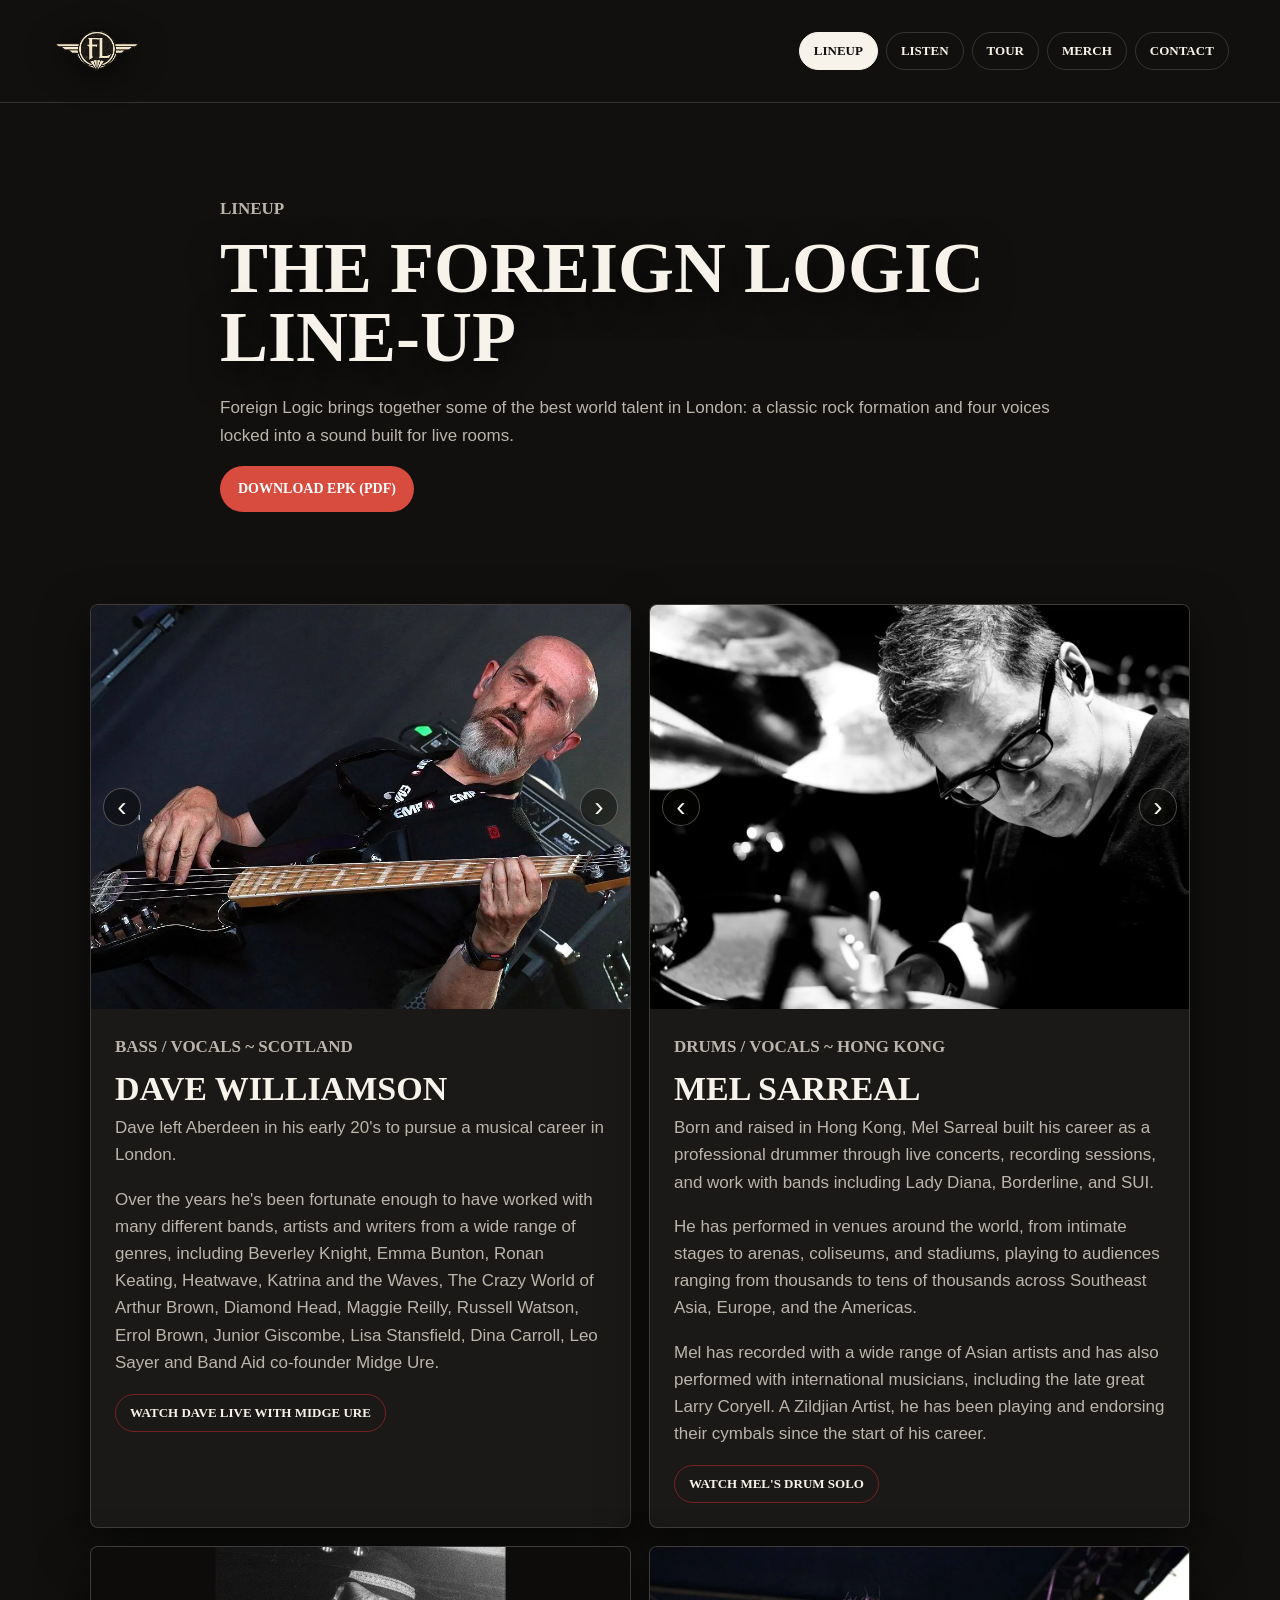
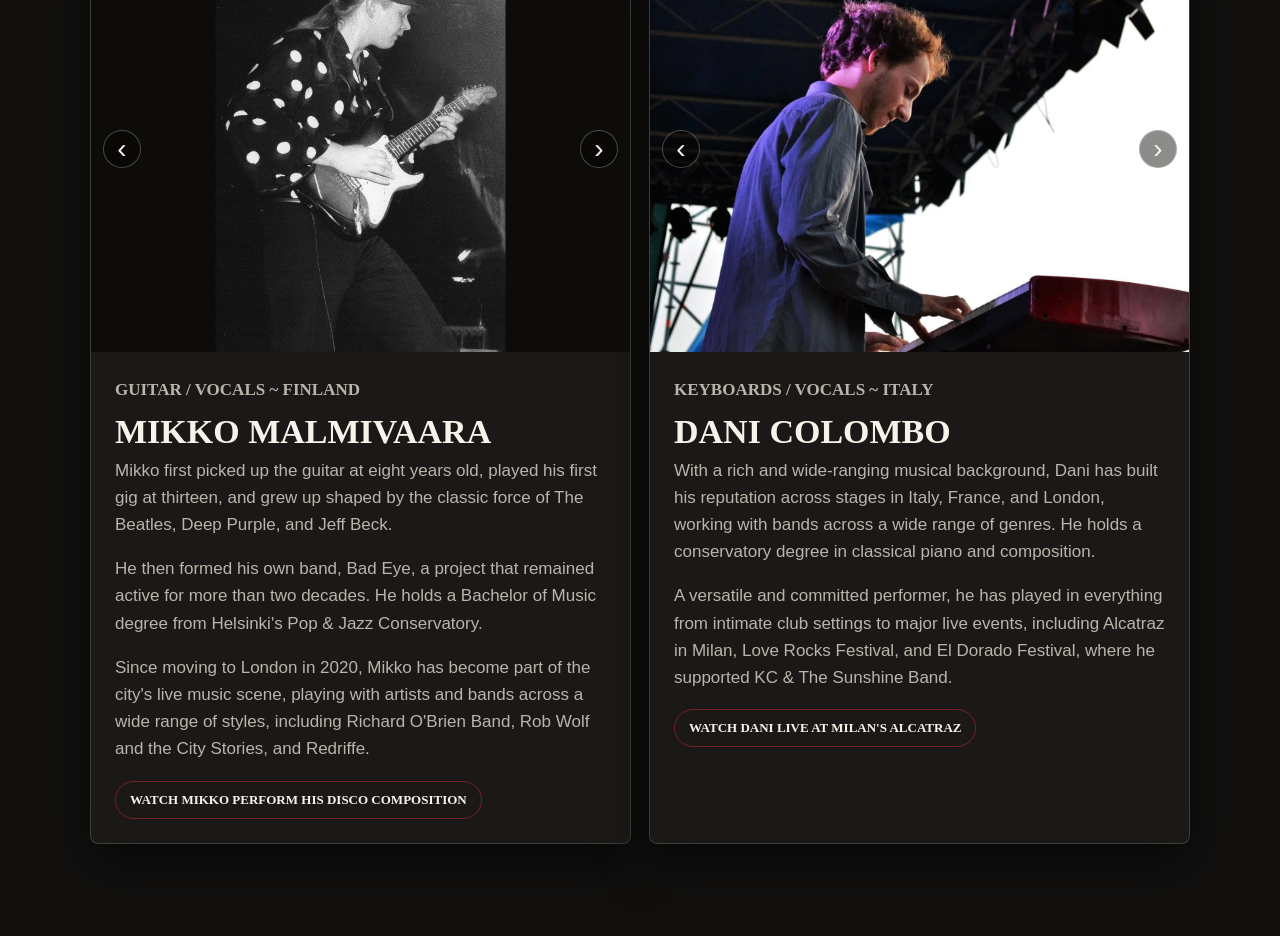
<file: band.html>
<!doctype html>
<html lang="en">
  <head>
    <meta charset="utf-8">
    <meta http-equiv="Cache-Control" content="no-cache, no-store, must-revalidate">
    <meta http-equiv="Pragma" content="no-cache">
    <meta http-equiv="Expires" content="0">
    <meta name="referrer" content="strict-origin-when-cross-origin">
    <meta name="viewport" content="width=device-width, initial-scale=1">
    <title>Lineup | Foreign Logic</title>
    <link rel="icon" href="assets/favicon/favicon.ico?v=20260704-tour1" sizes="any">
    <link rel="icon" type="image/png" href="assets/favicon/favicon-32x32.png?v=20260704-tour1" sizes="32x32">
    <link rel="apple-touch-icon" href="assets/favicon/apple-touch-icon.png?v=20260704-tour1">
    <link rel="manifest" href="assets/favicon/site.webmanifest?v=20260704-tour1">
    <link rel="stylesheet" href="styles.css?v=20261001-tour2">
  </head>
  <body>
    <!-- Shared navigation keeps the small static site feeling like one product. -->
    <header class="site-header solid" aria-label="Primary">
      <a class="brand-mark" href="index.html?v=20260704-tour1" aria-label="Foreign Logic home">
        <img src="assets/logo/foreign_logic_FL_round_clean_transparent.png" alt="Foreign Logic FL logo">
      </a>
      <nav class="nav-links" aria-label="Main navigation">
        <a class="active" href="band.html?v=20260704-tour1">Lineup</a>
        <a href="music.html?v=20260704-tour1">Listen</a>
        <a href="tour.html?v=20261001-tour2">Tour</a>
        <a href="merch.html?v=20260704-tour1">Merch</a>
        <a href="contact.html?v=20260704-tour1">Contact</a>
      </nav>
    </header>

    <main>
      <!-- Page intro gives context before the individual biographies. -->
      <section class="page-hero narrow">
        <p class="eyebrow">Lineup</p>
        <h1>The Foreign Logic line-up</h1>
        <p>Foreign Logic brings together some of the best world talent in London: a classic rock formation and four voices locked into a sound built for live rooms.</p>
        <!-- Give promoters a direct path to the band's booking materials. -->
        <a class="button button-primary" href="assets/press/foreign-logic-epk.pdf?v=20261017-epk1" download="Foreign_Logic_EPK.pdf">Download EPK (PDF)</a>
      </section>

      <section class="member-grid" aria-label="Band members">
        <article class="member-card">
          <div class="member-photo-slider" data-member-slider>
            <img class="member-photo-slide is-active" src="assets/optimized/photos/DaveRockOfAges2018edit_3.webp" alt="Dave Williamson performing live" aria-hidden="false">
            <img class="member-photo-slide" src="assets/optimized/photos/DSC_0284.webp" alt="Dave Williamson playing bass" aria-hidden="true">
            <button class="member-photo-button member-photo-button-prev" type="button" data-slide-direction="-1" aria-label="Previous Dave photo">&lsaquo;</button>
            <button class="member-photo-button member-photo-button-next" type="button" data-slide-direction="1" aria-label="Next Dave photo">&rsaquo;</button>
          </div>
          <div>
            <p class="role">Bass / Vocals ~ Scotland</p>
            <h2>Dave Williamson</h2>
            <p>Dave left Aberdeen in his early 20's to pursue a musical career in London.</p>
            <p>Over the years he's been fortunate enough to have worked with many different bands, artists and writers from a wide range of genres, including Beverley Knight, Emma Bunton, Ronan Keating, Heatwave, Katrina and the Waves, The Crazy World of Arthur Brown, Diamond Head, Maggie Reilly, Russell Watson, Errol Brown, Junior Giscombe, Lisa Stansfield, Dina Carroll, Leo Sayer and Band Aid co-founder Midge Ure.</p>
            <details class="member-video">
              <summary>Watch Dave live with Midge Ure</summary>
              <iframe src="https://www.youtube.com/embed/XvVK_75TcnQ?start=16&rel=0" title="Dave Williamson live with Midge Ure" allow="accelerometer; autoplay; clipboard-write; encrypted-media; gyroscope; picture-in-picture; web-share" referrerpolicy="strict-origin-when-cross-origin" allowfullscreen></iframe>
            </details>
          </div>
        </article>

        <article class="member-card">
          <div class="member-photo-slider" data-member-slider>
            <img class="member-photo-slide is-active" src="assets/optimized/photos/Mel%20Sarreal%20copy.webp" alt="Mel Sarreal" aria-hidden="false">
            <img class="member-photo-slide" src="assets/optimized/photos/DSC_0203.webp" alt="Mel Sarreal playing drums" aria-hidden="true">
            <button class="member-photo-button member-photo-button-prev" type="button" data-slide-direction="-1" aria-label="Previous Mel photo">&lsaquo;</button>
            <button class="member-photo-button member-photo-button-next" type="button" data-slide-direction="1" aria-label="Next Mel photo">&rsaquo;</button>
          </div>
          <div>
            <p class="role">Drums / Vocals ~ Hong Kong</p>
            <h2>Mel Sarreal</h2>
            <p>Born and raised in Hong Kong, Mel Sarreal built his career as a professional drummer through live concerts, recording sessions, and work with bands including Lady Diana, Borderline, and SUI.</p>
            <p>He has performed in venues around the world, from intimate stages to arenas, coliseums, and stadiums, playing to audiences ranging from thousands to tens of thousands across Southeast Asia, Europe, and the Americas.</p>
            <p>Mel has recorded with a wide range of Asian artists and has also performed with international musicians, including the late great Larry Coryell. A Zildjian Artist, he has been playing and endorsing their cymbals since the start of his career.</p>
            <details class="member-video">
              <summary>Watch Mel's drum solo</summary>
              <iframe src="https://www.youtube.com/embed/Er2M2x-ntKs?start=748&rel=0" title="Mel Sarreal drum solo" allow="accelerometer; autoplay; clipboard-write; encrypted-media; gyroscope; picture-in-picture; web-share" referrerpolicy="strict-origin-when-cross-origin" allowfullscreen></iframe>
            </details>
          </div>
        </article>

        <article class="member-card">
          <div class="member-photo-slider" data-member-slider>
            <img class="member-photo-slide member-photo-slide-contain member-photo-slide-mikko-portrait is-active" src="assets/optimized/photos/mikko%203.webp" alt="Mikko Malmivaara performing live" aria-hidden="false">
            <img class="member-photo-slide" src="assets/optimized/photos/DSC_0222.webp" alt="Mikko Malmivaara playing guitar" aria-hidden="true">
            <img class="member-photo-slide member-photo-slide-contain member-photo-slide-mikko-portrait" src="assets/optimized/photos/Mikko%20GTR%20Smile.webp" alt="Mikko Malmivaara smiling with guitar" aria-hidden="true">
            <button class="member-photo-button member-photo-button-prev" type="button" data-slide-direction="-1" aria-label="Previous Mikko photo">&lsaquo;</button>
            <button class="member-photo-button member-photo-button-next" type="button" data-slide-direction="1" aria-label="Next Mikko photo">&rsaquo;</button>
          </div>
          <div>
            <p class="role">Guitar / Vocals ~ Finland</p>
            <h2>Mikko Malmivaara</h2>
            <p>Mikko first picked up the guitar at eight years old, played his first gig at thirteen, and grew up shaped by the classic force of The Beatles, Deep Purple, and Jeff Beck.</p>
            <p>He then formed his own band, Bad Eye, a project that remained active for more than two decades. He holds a Bachelor of Music degree from Helsinki's Pop &amp; Jazz Conservatory.</p>
            <p>Since moving to London in 2020, Mikko has become part of the city's live music scene, playing with artists and bands across a wide range of styles, including Richard O'Brien Band, Rob Wolf and the City Stories, and Redriffe.</p>
            <details class="member-video">
              <summary>Watch Mikko perform his disco composition</summary>
              <iframe src="https://www.youtube.com/embed/lZ0Qz0Rdnnk?start=162&rel=0" title="Mikko Malmivaara disco composition" allow="accelerometer; autoplay; clipboard-write; encrypted-media; gyroscope; picture-in-picture; web-share" referrerpolicy="strict-origin-when-cross-origin" allowfullscreen></iframe>
            </details>
          </div>
        </article>

        <article class="member-card">
          <div class="member-photo-slider" data-member-slider>
            <img class="member-photo-slide is-active" src="assets/optimized/photos/dani_live_cropped.webp" alt="Dani Colombo performing live" aria-hidden="false">
            <img class="member-photo-slide" src="assets/optimized/photos/DSC_0182-2.webp" alt="Dani Colombo playing keyboards" aria-hidden="true">
            <img class="member-photo-slide member-photo-slide-contain member-photo-slide-dani-colour" src="assets/optimized/photos/Dani_colour.webp" alt="Dani Colombo performing live in colour" aria-hidden="true">
            <button class="member-photo-button member-photo-button-prev" type="button" data-slide-direction="-1" aria-label="Previous Dani photo">&lsaquo;</button>
            <button class="member-photo-button member-photo-button-next" type="button" data-slide-direction="1" aria-label="Next Dani photo">&rsaquo;</button>
          </div>
          <div>
            <p class="role">Keyboards / Vocals ~ Italy</p>
            <h2>Dani Colombo</h2>
            <p>With a rich and wide-ranging musical background, Dani has built his reputation across stages in Italy, France, and London, working with bands across a wide range of genres. He holds a conservatory degree in classical piano and composition.</p>
            <p>A versatile and committed performer, he has played in everything from intimate club settings to major live events, including Alcatraz in Milan, Love Rocks Festival, and El Dorado Festival, where he supported KC &amp; The Sunshine Band.</p>
            <details class="member-video">
              <summary>Watch Dani live at Milan's Alcatraz</summary>
              <iframe src="https://www.youtube.com/embed/TCVXdsFVEKw?start=34&rel=0" title="Dani Colombo performance at Milan's Alcatraz" allow="accelerometer; autoplay; clipboard-write; encrypted-media; gyroscope; picture-in-picture; web-share" referrerpolicy="strict-origin-when-cross-origin" allowfullscreen></iframe>
            </details>
          </div>
        </article>
      </section>
    </main>
    <script src="site-navigation.js?v=20260704-tour1"></script>
    <script>
      // Keeps optional member photo sliders self-contained without changing card layout.
      document.querySelectorAll("[data-member-slider]").forEach((slider) => {
        const slides = Array.from(slider.querySelectorAll(".member-photo-slide"));
        const buttons = Array.from(slider.querySelectorAll("[data-slide-direction]"));
        let currentIndex = 0;

        const showSlide = (nextIndex) => {
          currentIndex = (nextIndex + slides.length) % slides.length;
          slides.forEach((slide, index) => {
            const isActive = index === currentIndex;
            slide.classList.toggle("is-active", isActive);
            slide.setAttribute("aria-hidden", String(!isActive));
          });
        };

        buttons.forEach((button) => {
          button.addEventListener("click", () => {
            showSlide(currentIndex + Number(button.dataset.slideDirection));
          });
        });
      });
    </script>
  </body>
</html>
</file>
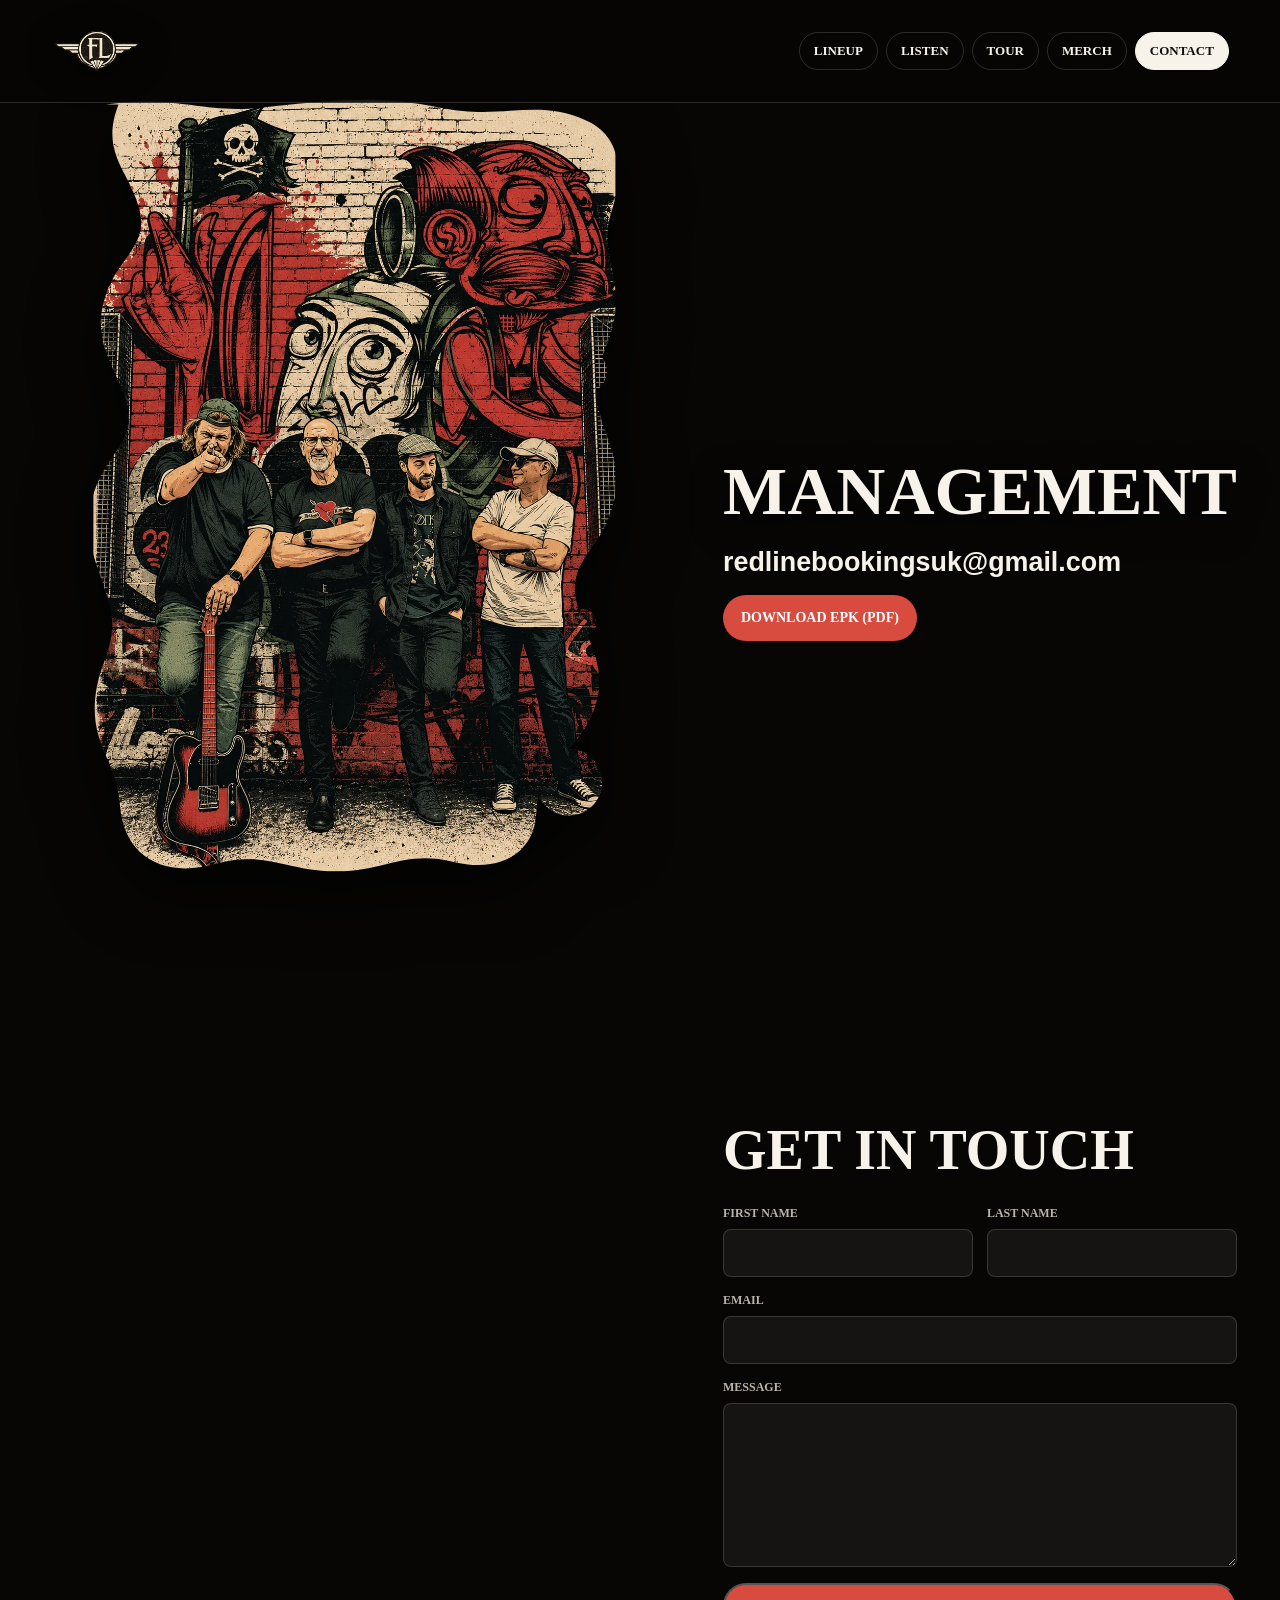
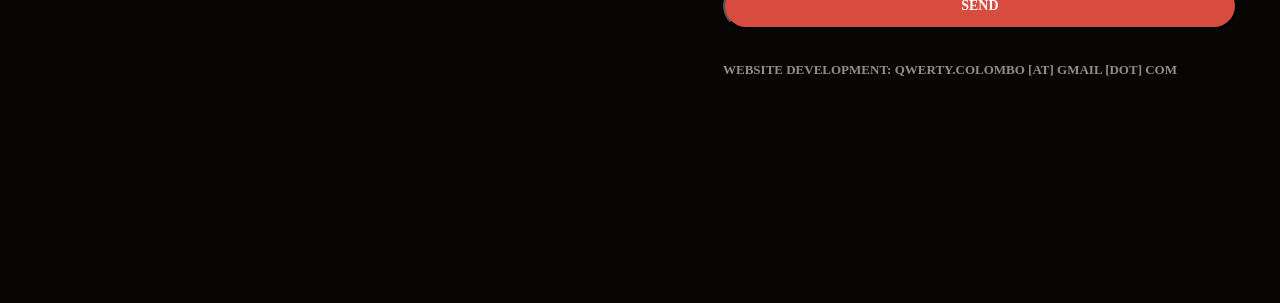
<file: contact.html>
<!doctype html>
<html lang="en">
  <head>
    <meta charset="utf-8">
    <meta http-equiv="Cache-Control" content="no-cache, no-store, must-revalidate">
    <meta http-equiv="Pragma" content="no-cache">
    <meta http-equiv="Expires" content="0">
    <meta name="viewport" content="width=device-width, initial-scale=1">
    <title>Contact | Foreign Logic</title>
    <link rel="icon" href="assets/favicon/favicon.ico?v=20260704-tour1" sizes="any">
    <link rel="icon" type="image/png" href="assets/favicon/favicon-32x32.png?v=20260704-tour1" sizes="32x32">
    <link rel="apple-touch-icon" href="assets/favicon/apple-touch-icon.png?v=20260704-tour1">
    <link rel="manifest" href="assets/favicon/site.webmanifest?v=20260704-tour1">
    <link rel="stylesheet" href="styles.css?v=20261017-epk-spacing1">
  </head>
  <body class="contact-page">
    <!-- Contact page uses the punk-rock artwork as the main visual anchor. -->
    <header class="site-header solid" aria-label="Primary">
      <a class="brand-mark" href="index.html?v=20260704-tour1" aria-label="Foreign Logic home">
        <img src="assets/logo/foreign_logic_FL_round_clean_transparent.png" alt="Foreign Logic FL logo">
      </a>
      <nav class="nav-links" aria-label="Main navigation">
        <a href="band.html?v=20260704-tour1">Lineup</a>
        <a href="music.html?v=20260704-tour1">Listen</a>
        <a href="tour.html?v=20261001-tour2">Tour</a>
        <a href="merch.html?v=20260704-tour1">Merch</a>
        <a class="active" href="contact.html?v=20260704-tour1">Contact</a>
      </nav>
    </header>

    <main>
      <!-- Sticky artwork anchors the page while the contact content scrolls beside it. -->
      <section class="contact-hero">
        <div class="contact-art-frame" data-contact-reveal>
          <svg class="contact-art-mask" viewBox="0 0 1000 1500" role="img" aria-labelledby="contact-art-title">
            <title id="contact-art-title">Foreign Logic punk-rock cartoon artwork</title>
            <defs>
              <clipPath id="contactSplashClip" clipPathUnits="userSpaceOnUse">
                <path d="M24 24c136-20 181 18 297 6 132-14 219-26 344 0 119 25 185-20 282 26 65 31 69 101 45 175-23 71 18 116 8 193-10 75-54 105-32 185 22 79 53 118 20 205-25 67-82 91-61 169 20 76 67 127 26 215-36 78-103 90-104 177-1 81-68 122-159 100-96-23-131 19-227 18-95-1-133-41-230-14-100 28-175-16-182-112-6-82-54-115-48-200 6-82 51-110 25-195-26-84-55-130-23-216 26-70 83-93 56-169-27-76-66-114-36-202 24-70 83-91 62-164-21-73-74-106-39-197z"/>
                <circle cx="126" cy="166" r="34"/>
                <circle cx="900" cy="124" r="22"/>
                <circle cx="942" cy="535" r="42"/>
                <circle cx="94" cy="620" r="28"/>
                <circle cx="911" cy="1322" r="64"/>
                <circle cx="188" cy="1326" r="38"/>
                <circle cx="64" cy="984" r="18"/>
                <circle cx="938" cy="1017" r="26"/>
                <circle cx="329" cy="74" r="19"/>
                <circle cx="687" cy="1444" r="24"/>
              </clipPath>
              <clipPath id="contactRevealClip" clipPathUnits="userSpaceOnUse">
                <rect data-contact-reveal-rect x="0" y="0" width="1000" height="0"/>
              </clipPath>
            </defs>
            <g clip-path="url(#contactSplashClip)">
              <image href="assets/optimized/photos/Punk-rock%20cartoon.webp" x="0" y="0" width="1000" height="1500" preserveAspectRatio="xMidYMid slice"/>
              <g clip-path="url(#contactRevealClip)">
                <image href="assets/optimized/photos/Punk-rock%20cartoon%203.webp" x="-4" y="12" width="1008" height="1508" preserveAspectRatio="xMidYMid slice"/>
              </g>
            </g>
          </svg>
        </div>
        <div class="contact-flow">
          <section class="contact-panel split-copy contact-copy" aria-labelledby="management-title">
            <h1 id="management-title">Management</h1>
            <a class="contact-email" href="mailto:redlinebookingsuk@gmail.com">redlinebookingsuk@gmail.com</a>
            <!-- Keep the booking contact and EPK together for promoters. -->
            <a class="button button-primary contact-epk-link" href="assets/press/foreign-logic-epk.pdf?v=20261017-epk1" download="Foreign_Logic_EPK.pdf">Download EPK (PDF)</a>
          </section>

          <!-- FormSubmit handles messages for the static GitHub Pages site. -->
          <section class="contact-panel contact-form-panel" aria-labelledby="email-title">
            <h2 id="email-title">Get in touch</h2>
            <form class="contact-form" action="https://formsubmit.co/redlinebookingsuk@gmail.com" method="POST">
              <input type="hidden" name="_subject" value="New message from Foreign Logic website">
              <input type="hidden" name="_template" value="table">
              <input type="hidden" name="_captcha" value="false">
              <input type="hidden" name="_next" value="https://foreignlogic.com/contact.html?v=20260704-tour1&sent=1#message-sent">
              <input type="text" name="_honey" tabindex="-1" autocomplete="off" aria-hidden="true">
              <div class="form-row">
                <label>
                  <span>First Name</span>
                  <input name="First Name" type="text" autocomplete="given-name" required>
                </label>
                <label>
                  <span>Last Name</span>
                  <input name="Last Name" type="text" autocomplete="family-name" required>
                </label>
              </div>
              <label>
                <span>Email</span>
                <input name="Email" type="email" autocomplete="email" required>
              </label>
              <label>
                <span>Message</span>
                <textarea name="Message" rows="7" required></textarea>
              </label>
              <button class="button button-primary" type="submit">Send</button>
            </form>
            <p id="message-sent" class="contact-thanks" data-contact-thanks hidden>Thanks for getting in touch. We will answer as soon as possible.</p>
            <p class="website-credit">Website development: qwerty.colombo [at] gmail [dot] com</p>
          </section>
        </div>
      </section>
    </main>
    <script>
      // Keep the art frame fixed while scroll progress reveals the enhanced layer downward.
      const contactReveal = document.querySelector("[data-contact-reveal]");
      const contactSection = document.querySelector(".contact-hero");
      const contactRevealRect = document.querySelector("[data-contact-reveal-rect]");

      function setContactReveal() {
        if (!contactReveal || !contactSection || !contactRevealRect) {
          return;
        }

        const sectionTop = contactSection.getBoundingClientRect().top + window.scrollY;
        const scrollRange = Math.max(contactSection.offsetHeight - window.innerHeight, 1);
        const progress = Math.min(Math.max((window.scrollY - sectionTop) / scrollRange, 0), 1);
        contactRevealRect.setAttribute("height", (progress * 1500).toFixed(1));
      }

      setContactReveal();
      window.addEventListener("scroll", setContactReveal, { passive: true });
      window.addEventListener("resize", setContactReveal);

      if (new URLSearchParams(window.location.search).get("sent") === "1") {
        const thanksMessage = document.querySelector("[data-contact-thanks]");
        if (thanksMessage) {
          thanksMessage.hidden = false;
          requestAnimationFrame(() => {
            thanksMessage.scrollIntoView({ block: "center" });
          });
        }
      }
    </script>
    <script src="site-navigation.js?v=20260704-tour1"></script>
  </body>
</html>
</file>
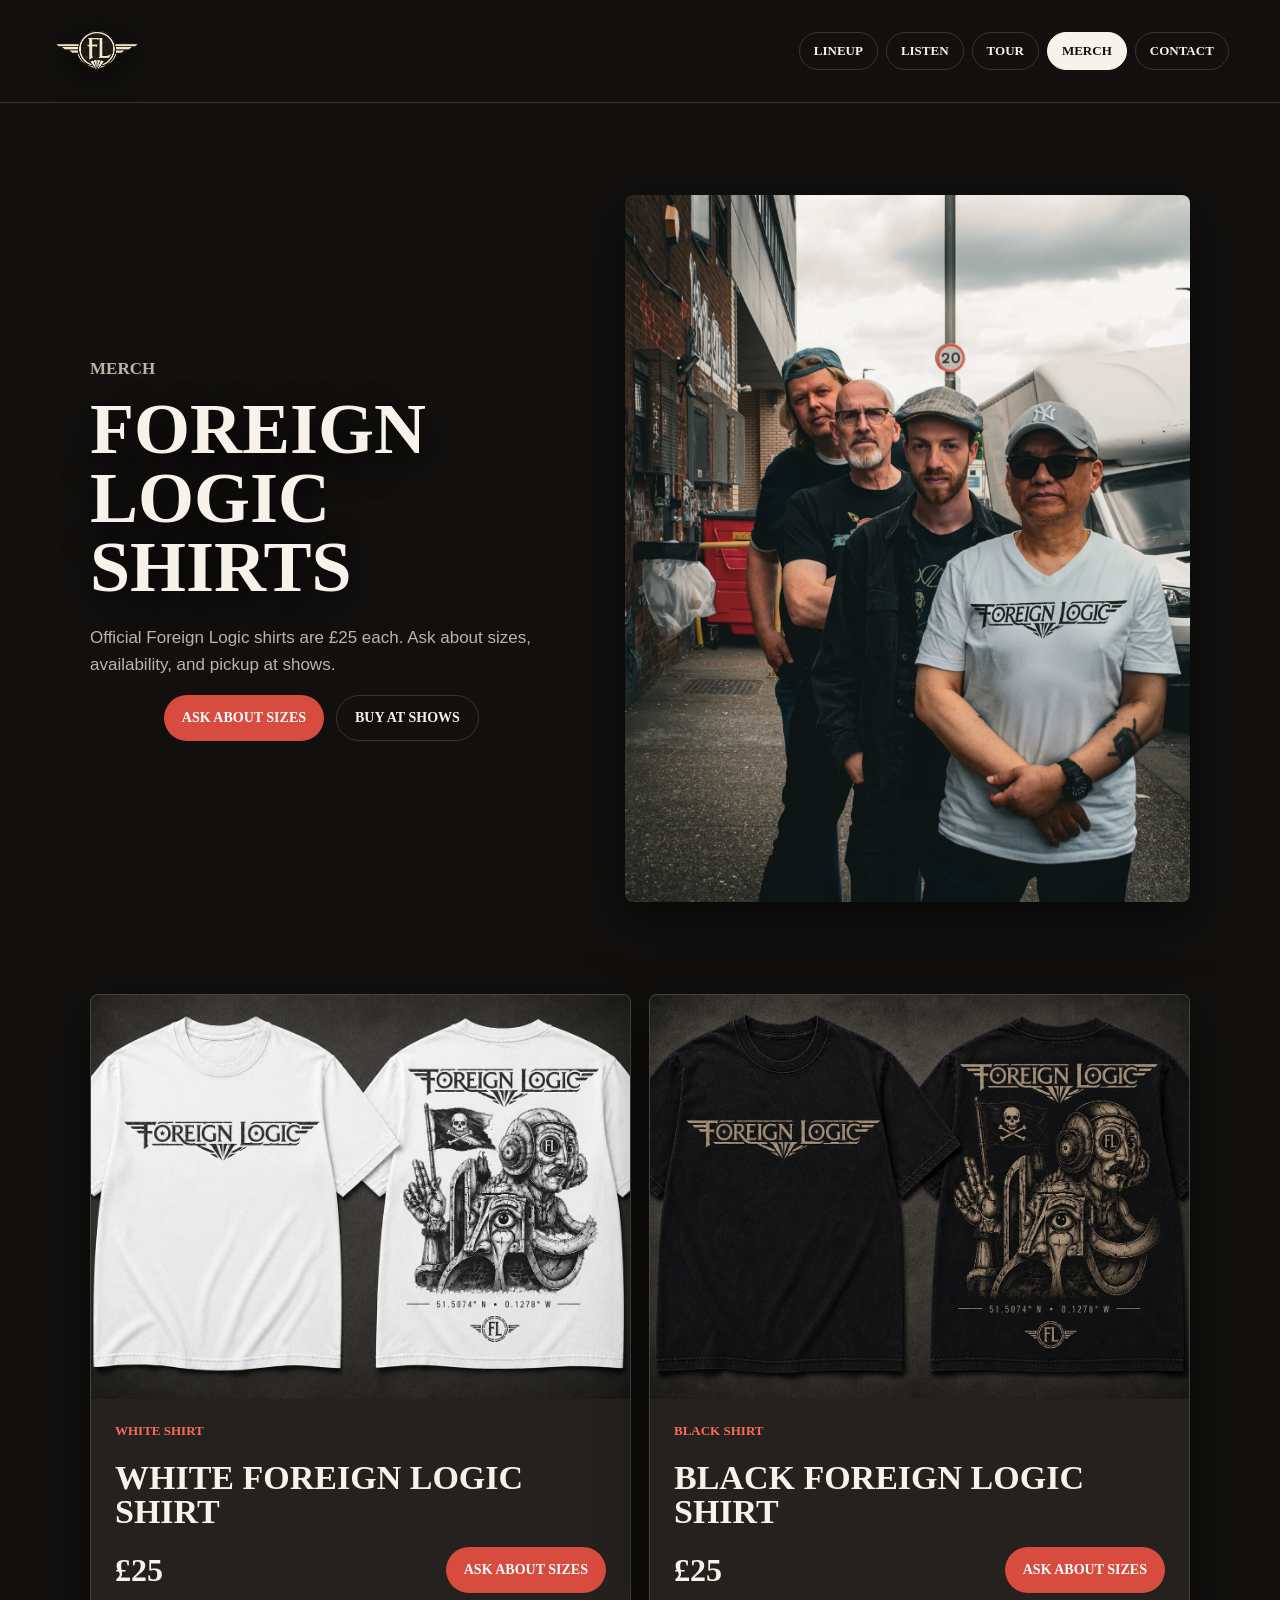
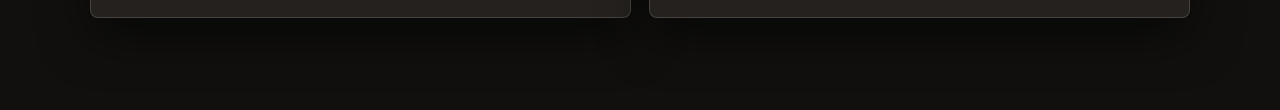
<file: merch.html>
<!doctype html>
<html lang="en">
  <head>
    <meta charset="utf-8">
    <meta http-equiv="Cache-Control" content="no-cache, no-store, must-revalidate">
    <meta http-equiv="Pragma" content="no-cache">
    <meta http-equiv="Expires" content="0">
    <meta name="viewport" content="width=device-width, initial-scale=1">
    <title>Merch | Foreign Logic</title>
    <link rel="icon" href="assets/favicon/favicon.ico?v=20260704-tour1" sizes="any">
    <link rel="icon" type="image/png" href="assets/favicon/favicon-32x32.png?v=20260704-tour1" sizes="32x32">
    <link rel="apple-touch-icon" href="assets/favicon/apple-touch-icon.png?v=20260704-tour1">
    <link rel="manifest" href="assets/favicon/site.webmanifest?v=20260704-tour1">
    <link rel="stylesheet" href="styles.css?v=20261001-tour2">
  </head>
  <body>
    <!-- Shared navigation keeps the merch page aligned with the rest of the static site. -->
    <header class="site-header solid" aria-label="Primary">
      <a class="brand-mark" href="index.html?v=20260704-tour1" aria-label="Foreign Logic home">
        <img src="assets/logo/foreign_logic_FL_round_clean_transparent.png" alt="Foreign Logic FL logo">
      </a>
      <nav class="nav-links" aria-label="Main navigation">
        <a href="band.html?v=20260704-tour1">Lineup</a>
        <a href="music.html?v=20260704-tour1">Listen</a>
        <a href="tour.html?v=20261001-tour2">Tour</a>
        <a class="active" href="merch.html?v=20260704-tour1">Merch</a>
        <a href="contact.html?v=20260704-tour1">Contact</a>
      </nav>
    </header>

    <main>
      <!-- Merch intro keeps the band image while showing the white-shirt logo in context. -->
      <section class="split-page">
        <div class="split-copy">
          <p class="eyebrow">Merch</p>
          <h1>Foreign Logic shirts</h1>
          <p>Official Foreign Logic shirts are £25 each. Ask about sizes, availability, and pickup at shows.</p>
          <div class="link-row">
            <a class="button button-primary" href="contact.html?v=20260704-tour1">Ask about sizes</a>
            <a class="button button-secondary" href="tour.html?v=20261001-tour2">Buy at shows</a>
          </div>
        </div>
        <img src="assets/optimized/merch-group-white-logo-v9.webp" alt="Foreign Logic band photo with white shirt logo">
      </section>

      <!-- Merch grid presents confirmed items first, with contact links until checkout exists. -->
      <section class="merch-grid" aria-label="Foreign Logic merchandise">
        <article class="merch-card">
          <img src="assets/optimized/photos/White_shirt.webp" alt="White Foreign Logic shirt, front and back">
          <div class="merch-card-copy">
            <p class="role">White shirt</p>
            <h2>White Foreign Logic shirt</h2>
            <p class="price">£25</p>
            <a class="button button-primary" href="contact.html?v=20260704-tour1">Ask about sizes</a>
          </div>
        </article>

        <article class="merch-card">
          <img src="assets/optimized/photos/Black_shirt.webp" alt="Black Foreign Logic shirt, front and back">
          <div class="merch-card-copy">
            <p class="role">Black shirt</p>
            <h2>Black Foreign Logic shirt</h2>
            <p class="price">£25</p>
            <a class="button button-primary" href="contact.html?v=20260704-tour1">Ask about sizes</a>
          </div>
        </article>
      </section>
    </main>
    <script src="site-navigation.js?v=20260704-tour1"></script>
  </body>
</html>
</file>
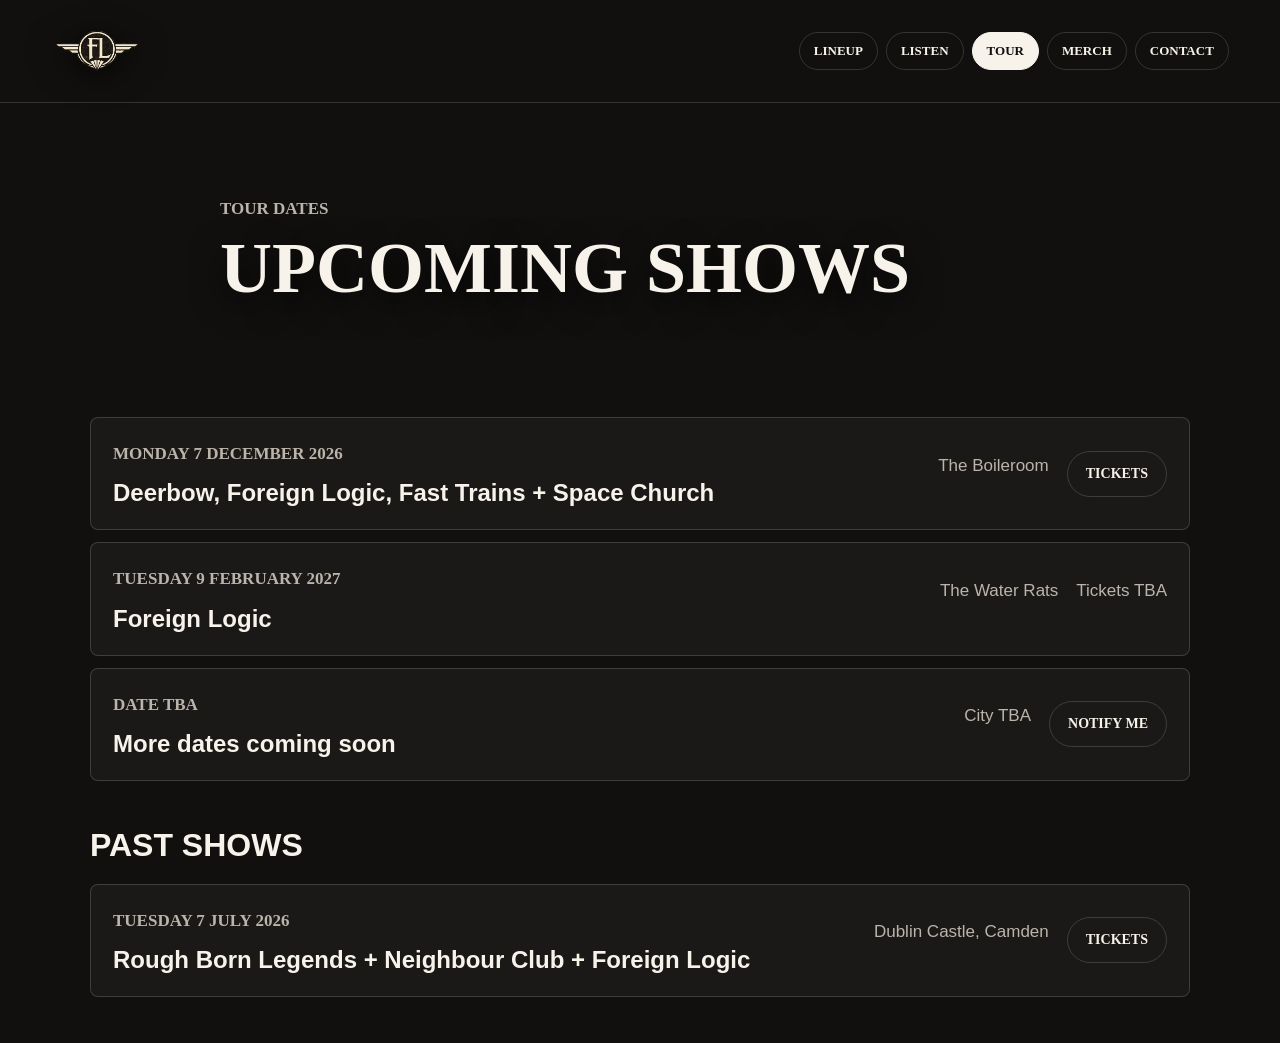
<file: tour.html>
<!doctype html>
<html lang="en">
  <head>
    <meta charset="utf-8">
    <meta http-equiv="Cache-Control" content="no-cache, no-store, must-revalidate">
    <meta http-equiv="Pragma" content="no-cache">
    <meta http-equiv="Expires" content="0">
    <meta name="viewport" content="width=device-width, initial-scale=1">
    <title>Tour Dates | Foreign Logic</title>
    <link rel="icon" href="assets/favicon/favicon.ico?v=20260704-tour1" sizes="any">
    <link rel="icon" type="image/png" href="assets/favicon/favicon-32x32.png?v=20260704-tour1" sizes="32x32">
    <link rel="apple-touch-icon" href="assets/favicon/apple-touch-icon.png?v=20260704-tour1">
    <link rel="manifest" href="assets/favicon/site.webmanifest?v=20260704-tour1">
    <link rel="stylesheet" href="styles.css?v=20261001-tour2">
  </head>
  <body>
    <!-- Shared navigation with the current page highlighted. -->
    <header class="site-header solid" aria-label="Primary">
      <a class="brand-mark" href="index.html?v=20260704-tour1" aria-label="Foreign Logic home">
        <img src="assets/logo/foreign_logic_FL_round_clean_transparent.png" alt="Foreign Logic FL logo">
      </a>
      <nav class="nav-links" aria-label="Main navigation">
        <a href="band.html?v=20260704-tour1">Lineup</a>
        <a href="music.html?v=20260704-tour1">Listen</a>
        <a class="active" href="tour.html?v=20261001-tour2">Tour</a>
        <a href="merch.html?v=20260704-tour1">Merch</a>
        <a href="contact.html?v=20260704-tour1">Contact</a>
      </nav>
    </header>

    <main>
      <!-- Upcoming dates stay separate from the preserved show archive below. -->
      <section class="page-hero narrow">
        <p class="eyebrow">Tour dates</p>
        <h1>Upcoming shows</h1>
      </section>

      <section class="tour-list" aria-label="Upcoming tour dates">
        <!-- Confirmed shows appear in date order before the signup placeholder. -->
        <article class="tour-row">
          <div>
            <p class="tour-date">Monday 7 December 2026</p>
            <h2>Deerbow, Foreign Logic, Fast Trains + Space Church</h2>
          </div>
          <p>The Boileroom</p>
          <a class="button button-secondary" href="https://www.tickettailor.com/events/boileroom/2383006?trackingConsent=1" target="_blank" rel="noopener noreferrer">Tickets</a>
        </article>
        <article class="tour-row">
          <div>
            <p class="tour-date">Tuesday 9 February 2027</p>
            <h2>Foreign Logic</h2>
          </div>
          <p>The Water Rats</p>
          <p>Tickets TBA</p>
        </article>
        <article class="tour-row">
          <div>
            <p class="tour-date">Date TBA</p>
            <h2>More dates coming soon</h2>
          </div>
          <p>City TBA</p>
          <a class="button button-secondary" href="#newsletter-signup" data-newsletter-open>Notify me</a>
        </article>
      </section>

      <section class="tour-list past-dates" aria-labelledby="past-dates-heading">
        <h2 class="tour-section-title" id="past-dates-heading">Past shows</h2>
        <article class="tour-row">
          <div>
            <p class="tour-date">Tuesday 7 July 2026</p>
            <h2>Rough Born Legends + Neighbour Club + Foreign Logic</h2>
          </div>
          <p>Dublin Castle, Camden</p>
          <a class="button button-secondary" href="https://wegottickets.com/f/22346" target="_blank" rel="noopener noreferrer">Tickets</a>
        </article>
      </section>
    </main>

    <!-- Newsletter signup opens from the tour notification action. -->
    <aside class="newsletter-panel" id="newsletter-signup" data-newsletter-panel aria-label="Newsletter signup" aria-hidden="true">
      <button class="newsletter-close" type="button" data-newsletter-close aria-label="Close newsletter signup">&times;</button>
      <div>
        <p class="eyebrow">Newsletter</p>
        <h2>Stay in the loop</h2>
      </div>
      <div class="newsletter-embed">
        <iframe title="Foreign Logic newsletter signup" src="https://745cd0ac.sibforms.com/v2/serve/[base64]" width="540" height="305" frameborder="0" scrolling="auto"></iframe>
      </div>
    </aside>

    <script src="site-navigation.js?v=20260704-tour1"></script>
    <script>
      // Open the shared newsletter panel from the tour notification link.
      (() => {
        const panel = document.querySelector("[data-newsletter-panel]");
        const closeButton = document.querySelector("[data-newsletter-close]");
        const openLinks = document.querySelectorAll("[data-newsletter-open]");

        if (!panel || !closeButton || !openLinks.length) {
          return;
        }

        const dismissPanel = () => {
          panel.classList.remove("is-visible");
          panel.setAttribute("aria-hidden", "true");
        };

        const revealPanel = () => {
          panel.classList.add("is-visible");
          panel.setAttribute("aria-hidden", "false");
        };

        openLinks.forEach((link) => {
          link.addEventListener("click", (event) => {
            event.preventDefault();
            revealPanel();
          });
        });

        closeButton.addEventListener("click", dismissPanel);
        document.addEventListener("keydown", (event) => {
          if (event.key === "Escape") {
            dismissPanel();
          }
        });
      })();
    </script>
  </body>
</html>
</file>
<file: styles.css>
:root {
  --ink: #f7f3ea;
  --muted: #bbb4aa;
  --paper: #11100f;
  --panel: #1b1917;
  --panel-strong: #24211e;
  --line: rgba(247, 243, 234, 0.16);
  --accent: #d84b3f;
  --accent-strong: #ff6a58;
  --shadow: rgba(0, 0, 0, 0.52);
  --title-font: "Copperplate Gothic Bold", "Copperplate Gothic Light", "Perpetua Titling MT", "Trajan Pro", Cinzel, Georgia, serif;
  --text-font: Bahnschrift, "Segoe UI", Arial, Helvetica, sans-serif;
}

* {
  box-sizing: border-box;
}

html {
  background: var(--paper);
  color: var(--ink);
  font-family: var(--text-font);
}

body {
  margin: 0;
  min-width: 320px;
  background: var(--paper);
}

a {
  color: inherit;
  text-decoration: none;
}

img {
  display: block;
  max-width: 100%;
}

/* Header is compact and touch-friendly while staying legible over photography. */
.site-header {
  align-items: center;
  display: flex;
  gap: 24px;
  justify-content: space-between;
  left: 0;
  padding: 22px clamp(18px, 4vw, 56px);
  position: absolute;
  right: 0;
  top: 0;
  z-index: 10;
}

.site-header.solid {
  background: rgba(17, 16, 15, 0.94);
  border-bottom: 1px solid var(--line);
  position: sticky;
}

.brand-mark {
  align-items: center;
  display: inline-flex;
  flex: 0 0 auto;
  height: 58px;
  justify-content: center;
  width: 92px;
}

.brand-mark img {
  filter: drop-shadow(0 6px 16px rgba(0, 0, 0, 0.72));
  max-height: 100%;
  object-fit: contain;
  width: 100%;
}

.nav-links {
  align-items: center;
  display: flex;
  flex-wrap: wrap;
  gap: 8px;
  justify-content: flex-end;
}

.nav-links a {
  border: 1px solid var(--line);
  border-radius: 999px;
  color: var(--ink);
  font-family: var(--title-font);
  font-size: 13px;
  font-weight: 800;
  padding: 10px 14px;
  text-transform: uppercase;
  transition: background 160ms ease, border-color 160ms ease;
}

.nav-links a:hover,
.nav-links a.active {
  background: var(--ink);
  border-color: var(--ink);
  color: var(--paper);
}

/* The home view is a true full-screen band image, with text over the photo. */
.hero {
  background:
    linear-gradient(180deg, rgba(0, 0, 0, 0.74), rgba(0, 0, 0, 0.16) 42%, rgba(0, 0, 0, 0.70)),
    url("assets/hero-extended-v1-style-hd-master.jpg") center center / cover no-repeat;
  background-color: #050504;
  background-size: auto 106%;
  min-height: 100svh;
  padding: 140px clamp(18px, 5vw, 72px) 72px;
  position: relative;
}

.hero-copy {
  left: 50%;
  max-width: min(1100px, calc(100% - 36px));
  position: absolute;
  text-align: center;
  top: clamp(88px, 14svh, 140px);
  transform: translateX(-50%);
  width: 100%;
}

.eyebrow,
.role,
.tour-date {
  color: var(--accent-strong);
  font-family: var(--title-font);
  font-size: 13px;
  font-weight: 800;
  letter-spacing: 0;
  margin: 0 0 12px;
  text-transform: uppercase;
}

h1,
h2,
p {
  margin-top: 0;
}

h1 {
  font-family: var(--title-font);
  font-size: 128px;
  font-weight: 900;
  line-height: 0.88;
  margin-bottom: 22px;
  text-shadow: 0 10px 34px rgba(0, 0, 0, 0.82);
  text-transform: uppercase;
}

.hero h1 {
  font-size: 0;
  margin-bottom: 18px;
}

.hero-logo {
  filter: drop-shadow(0 12px 30px rgba(0, 0, 0, 0.92));
  margin: 0 auto;
  max-height: min(212px, 30svh);
  object-fit: contain;
  -webkit-mask-image:
    linear-gradient(90deg, transparent 0%, black 5%, black 95%, transparent 100%),
    linear-gradient(180deg, transparent 0%, black 18%, black 100%);
  -webkit-mask-composite: source-in;
  mask-composite: intersect;
  mask-image:
    linear-gradient(90deg, transparent 0%, black 5%, black 95%, transparent 100%),
    linear-gradient(180deg, transparent 0%, black 18%, black 100%);
  width: min(1080px, 96vw);
}

.hero-line {
  color: var(--ink);
  font-size: 22px;
  font-weight: 800;
  line-height: 1.25;
  margin: 0 auto 28px;
  max-width: 560px;
  text-shadow: 0 4px 18px rgba(0, 0, 0, 0.86);
}

.hero-actions,
.link-row {
  display: flex;
  flex-wrap: wrap;
  gap: 12px;
  justify-content: center;
}

.button {
  align-items: center;
  border-radius: 999px;
  display: inline-flex;
  font-family: var(--title-font);
  font-size: 14px;
  font-weight: 800;
  justify-content: center;
  min-height: 46px;
  padding: 0 18px;
  text-transform: uppercase;
}

.button-primary {
  background: var(--accent);
  color: white;
}

.button-secondary {
  border: 1px solid var(--line);
  color: var(--ink);
}

.photo-credit,
.copyright-mark {
  bottom: 28px;
  color: rgba(187, 180, 170, 0.58);
  font-family: var(--title-font);
  font-size: 11px;
  font-weight: 800;
  letter-spacing: 0;
  position: absolute;
  text-transform: uppercase;
}

.photo-credit:hover {
  color: rgba(247, 243, 234, 0.82);
}

.photo-credit {
  right: clamp(18px, 5vw, 72px);
}

.copyright-mark {
  left: clamp(18px, 5vw, 72px);
  margin: 0;
}

.newsletter-panel {
  align-items: center;
  background: rgba(7, 6, 5, 0.88);
  border: 1px solid rgba(197, 38, 47, 0.48);
  border-radius: 8px;
  box-shadow: 0 22px 54px rgba(0, 0, 0, 0.72);
  display: grid;
  gap: 20px;
  grid-template-columns: minmax(180px, 0.8fr) minmax(260px, 1.2fr);
  left: 50%;
  max-width: 920px;
  padding: 22px 56px 22px 24px;
  position: fixed;
  top: clamp(290px, 38svh, 386px);
  transform: translate(-50%, calc(100svh + 120%));
  transition: transform 620ms cubic-bezier(0.19, 1, 0.22, 1);
  width: min(calc(100% - 28px), 920px);
  z-index: 20;
}

.newsletter-panel.is-visible {
  transform: translate(-50%, 0);
}

.newsletter-panel .eyebrow {
  color: #c5262f;
}

.newsletter-panel h2 {
  font-family: var(--title-font);
  font-size: clamp(28px, 3.4vw, 44px);
  line-height: 0.95;
  margin: 0;
  text-shadow: 0 8px 24px rgba(0, 0, 0, 0.78);
  text-transform: uppercase;
}

.newsletter-close {
  align-items: center;
  background: transparent;
  border: 1px solid var(--line);
  border-radius: 50%;
  color: var(--ink);
  cursor: pointer;
  display: inline-flex;
  font-size: 24px;
  height: 36px;
  justify-content: center;
  line-height: 1;
  position: absolute;
  right: 16px;
  top: 16px;
  width: 36px;
}

.newsletter-close:hover {
  background: #c5262f;
  border-color: #c5262f;
  color: white;
}

.newsletter-embed {
  overflow: hidden;
}

.newsletter-embed iframe {
  border: 0;
  display: block;
  height: 305px;
  margin: 0 auto;
  max-width: 100%;
  width: 540px;
}

/* Interior pages use generous spacing and high-contrast sections for readability. */
.page-hero,
.split-page,
.member-grid,
.merch-grid,
.tour-list {
  margin: 0 auto;
  max-width: 1180px;
  padding: clamp(48px, 8vw, 92px) clamp(18px, 4vw, 40px);
}

.page-hero.narrow {
  max-width: 920px;
}

.page-hero h1,
.split-copy h1 {
  font-size: 72px;
  line-height: 0.96;
}

.page-hero p,
.split-copy p,
.member-card p,
.tour-row p {
  color: var(--muted);
  font-size: 17px;
  line-height: 1.6;
}

.member-grid {
  display: grid;
  gap: 18px;
  grid-template-columns: repeat(2, minmax(0, 1fr));
  padding-top: 0;
}

.member-card,
.merch-card {
  background: var(--panel);
  border: 1px solid var(--line);
  border-radius: 8px;
  box-shadow: 0 18px 48px var(--shadow);
  overflow: hidden;
}

.member-card img,
.merch-card img {
  aspect-ratio: 4 / 3;
  height: auto;
  object-fit: cover;
  width: 100%;
}

.member-photo-slider {
  aspect-ratio: 4 / 3;
  background: #0d0c0b;
  overflow: hidden;
  position: relative;
}

.member-photo-slide {
  aspect-ratio: auto;
  height: 100%;
  inset: 0;
  object-fit: cover;
  opacity: 0;
  position: absolute;
  transition: opacity 220ms ease;
  width: 100%;
}

.member-photo-slide.is-active {
  opacity: 1;
}

.member-photo-slide.member-photo-slide-contain {
  object-fit: contain;
}

/* Tightens Dani's colour slide while keeping the head mostly preserved. */
.member-photo-slide-dani-colour {
  transform: scale(1.20);
  transform-origin: center 18%;
}

/* Portrait Mikko slides keep faces visible inside the landscape card. */
.member-photo-slide-mikko-portrait {
  transform: scale(1.12);
  transform-origin: center top;
}

.member-photo-button {
  align-items: center;
  background: rgba(5, 5, 4, 0.46);
  border: 1px solid rgba(247, 243, 234, 0.28);
  border-radius: 999px;
  color: var(--ink);
  cursor: pointer;
  display: inline-flex;
  font-size: 28px;
  height: 38px;
  justify-content: center;
  line-height: 1;
  position: absolute;
  top: 50%;
  transform: translateY(-50%);
  width: 38px;
  z-index: 2;
}

.member-photo-button:hover {
  background: rgba(197, 38, 47, 0.72);
  border-color: rgba(197, 38, 47, 0.82);
}

.member-photo-button-prev {
  left: 12px;
}

.member-photo-button-next {
  right: 12px;
}

.member-card div {
  padding: 24px;
}

.member-card h2,
.merch-card h2 {
  font-family: var(--title-font);
  font-size: 34px;
  line-height: 1;
  margin-bottom: 8px;
  text-transform: uppercase;
}

.member-video {
  margin-top: 18px;
}

.member-video summary {
  border: 1px solid rgba(197, 38, 47, 0.54);
  border-radius: 999px;
  color: var(--ink);
  cursor: pointer;
  display: inline-flex;
  font-family: var(--title-font);
  font-size: 13px;
  font-weight: 800;
  padding: 10px 14px;
  text-transform: uppercase;
}

.member-video summary:hover {
  background: #c5262f;
  border-color: #c5262f;
  color: white;
}

.member-video iframe {
  aspect-ratio: 16 / 9;
  background: #050504;
  border: 0;
  border-radius: 8px;
  box-shadow: 0 18px 42px var(--shadow);
  display: block;
  margin-top: 14px;
  width: 100%;
}

.merch-grid {
  display: grid;
  gap: 18px;
  grid-template-columns: repeat(2, minmax(0, 1fr));
  padding-top: 0;
}

.merch-card {
  background: var(--panel-strong);
}

.merch-card img {
  background: #0d0c0b;
}

.merch-card-copy {
  align-items: center;
  display: grid;
  gap: 10px;
  grid-template-columns: minmax(0, 1fr) auto;
  padding: 24px;
}

.merch-card-copy .role,
.merch-card-copy h2 {
  grid-column: 1 / -1;
}

.price {
  color: var(--ink);
  font-family: var(--title-font);
  font-size: 32px;
  font-weight: 900;
  line-height: 1;
  margin: 0;
}

.origin {
  color: var(--ink);
  font-weight: 700;
}

.split-page {
  align-items: center;
  display: grid;
  gap: clamp(24px, 6vw, 72px);
  grid-template-columns: minmax(0, 0.9fr) minmax(0, 1.1fr);
  min-height: calc(100svh - 76px);
}

.split-page img {
  aspect-ratio: 4 / 5;
  border-radius: 8px;
  box-shadow: 0 18px 52px var(--shadow);
  object-fit: cover;
  width: 100%;
}

/* Featured video keeps the music page balanced with the existing split layout. */
.feature-video {
  aspect-ratio: 16 / 9;
  background: #050504;
  border-radius: 8px;
  box-shadow: 0 18px 52px var(--shadow);
  display: block;
  width: 100%;
}

/* Video section follows the album placeholder as a scroll-down feature. */
.video-section {
  align-items: center;
  display: grid;
  gap: clamp(24px, 6vw, 72px);
  grid-template-columns: minmax(0, 0.9fr) minmax(0, 1.1fr);
  margin: 0 auto;
  max-width: 1180px;
  padding: 0 clamp(18px, 4vw, 40px) clamp(56px, 8vw, 96px);
}

.video-copy {
  max-width: 720px;
}

.video-copy h2 {
  font-family: var(--title-font);
  font-size: 48px;
  line-height: 0.96;
  margin-bottom: 12px;
  text-transform: uppercase;
}

.video-copy p {
  color: var(--muted);
  font-size: 17px;
  line-height: 1.6;
}

/* Song players keep native audio as fallback, then add branded controls when JS is active. */
.songs-section {
  margin: 0 auto;
  max-width: 1180px;
  padding: 0 clamp(18px, 4vw, 40px) clamp(56px, 8vw, 96px);
}

.songs-heading .eyebrow {
  color: var(--muted);
  font-size: 17px;
  line-height: 1.6;
}

.songs-heading h2 {
  font-family: var(--title-font);
  font-size: 48px;
  line-height: 0.96;
  margin-bottom: 12px;
  text-transform: uppercase;
}

.track-list {
  display: grid;
  gap: 12px;
}

.track-card {
  align-items: center;
  background: var(--panel);
  border: 1px solid var(--line);
  border-radius: 8px;
  display: grid;
  gap: 18px;
  grid-template-columns: minmax(0, 1fr) minmax(260px, 0.9fr);
  padding: 22px;
}

.track-card h3 {
  font-family: var(--title-font);
  font-size: 28px;
  line-height: 1;
  margin: 0 0 8px;
  text-transform: uppercase;
}

.track-card p {
  color: var(--muted);
  font-size: 16px;
  line-height: 1.5;
  margin: 0;
}

.track-card audio {
  width: 100%;
}

.audio-enhanced .track-card audio {
  display: none;
}

.custom-audio-player {
  align-items: center;
  background: rgba(5, 5, 4, 0.78);
  border: 1px solid rgba(247, 243, 234, 0.18);
  border-radius: 8px;
  box-shadow: inset 0 0 0 1px rgba(0, 0, 0, 0.26);
  display: grid;
  gap: 14px;
  grid-template-columns: auto minmax(0, 1fr);
  min-width: 0;
  padding: 12px 14px;
}

.audio-toggle {
  align-items: center;
  background: #050504;
  border: 1px solid rgba(247, 243, 234, 0.30);
  border-radius: 999px;
  color: var(--ink);
  cursor: pointer;
  display: inline-flex;
  height: 46px;
  justify-content: center;
  transition: background 160ms ease, border-color 160ms ease;
  width: 46px;
}

.audio-toggle:hover,
.audio-toggle.is-playing {
  background: #c5262f;
  border-color: #c5262f;
}

.audio-icon {
  display: block;
  height: 16px;
  position: relative;
  width: 16px;
}

.audio-icon::before {
  border-bottom: 8px solid transparent;
  border-left: 13px solid currentColor;
  border-top: 8px solid transparent;
  content: "";
  left: 3px;
  position: absolute;
  top: 0;
}

.audio-toggle.is-playing .audio-icon::before {
  background: currentColor;
  border: 0;
  box-shadow: 8px 0 0 currentColor;
  height: 16px;
  left: 2px;
  width: 4px;
}

.audio-control-body {
  min-width: 0;
}

.audio-seek {
  --progress: 0%;
  appearance: none;
  background: linear-gradient(90deg, var(--ink) 0 var(--progress), rgba(247, 243, 234, 0.18) var(--progress) 100%);
  border-radius: 999px;
  cursor: pointer;
  display: block;
  height: 8px;
  margin: 0;
  width: 100%;
}

.audio-seek::-webkit-slider-thumb {
  appearance: none;
  background: #050504;
  border: 2px solid var(--ink);
  border-radius: 50%;
  height: 16px;
  width: 16px;
}

.audio-seek::-moz-range-thumb {
  background: #050504;
  border: 2px solid var(--ink);
  border-radius: 50%;
  height: 14px;
  width: 14px;
}

.audio-time {
  color: rgba(187, 180, 170, 0.78);
  display: flex;
  font-family: var(--title-font);
  font-size: 11px;
  font-weight: 800;
  justify-content: space-between;
  line-height: 1;
  margin-top: 10px;
  text-transform: uppercase;
}

.contact-page {
  background: #070605;
  overflow-x: hidden;
}

.contact-page .site-header.solid {
  background: rgba(7, 6, 5, 0.90);
}

.contact-hero {
  align-items: start;
  display: grid;
  gap: clamp(28px, 6vw, 80px);
  grid-template-columns: minmax(300px, 0.92fr) minmax(280px, 0.78fr);
  isolation: isolate;
  margin: 0 auto;
  max-width: 1240px;
  min-height: 200svh;
  padding: clamp(36px, 6vw, 72px) clamp(18px, 4vw, 40px);
  position: relative;
}

.contact-art-frame {
  align-self: start;
  left: max(clamp(18px, 4vw, 40px), calc((100vw - 1240px) / 2 + clamp(18px, 4vw, 40px)));
  pointer-events: none;
  position: fixed;
  top: calc(60px + clamp(14px, 2.5vw, 34px));
  width: min(46vw, 620px);
  z-index: 0;
}

.contact-art-mask {
  aspect-ratio: 2 / 3;
  display: block;
  filter: drop-shadow(0 22px 34px rgba(0, 0, 0, 0.66));
  height: min(87svh, 1000px);
  width: 100%;
}

.contact-page .split-copy {
  max-width: 520px;
}

.contact-flow {
  display: grid;
  grid-column: 2;
  position: relative;
  z-index: 1;
}

.contact-panel {
  align-content: center;
  min-height: calc(100svh - 82px);
}

.contact-copy {
  text-align: left;
  transform: translateY(-34px);
}

.contact-page .split-copy h1 {
  font-size: 68px;
  line-height: 0.96;
}

.contact-email {
  color: var(--ink);
  display: inline-block;
  font-size: clamp(18px, 2.1vw, 28px);
  font-weight: 700;
  line-height: 1.25;
  overflow-wrap: anywhere;
}

.contact-copy .contact-epk-link {
  margin-top: 16px;
  width: fit-content;
}

.contact-email:hover {
  color: #c5262f;
}

.contact-form-panel h2 {
  font-family: var(--title-font);
  font-size: 56px;
  line-height: 0.96;
  margin-bottom: 28px;
  text-transform: uppercase;
}

.contact-form {
  display: grid;
  gap: 16px;
}

.contact-form [name="_honey"] {
  display: none;
}

.form-row {
  display: grid;
  gap: 14px;
  grid-template-columns: repeat(2, minmax(0, 1fr));
}

.contact-form label {
  display: grid;
  gap: 8px;
}

.contact-form span {
  color: var(--muted);
  font-family: var(--title-font);
  font-size: 12px;
  font-weight: 800;
  text-transform: uppercase;
}

.contact-form input,
.contact-form textarea {
  background: rgba(247, 243, 234, 0.06);
  border: 1px solid var(--line);
  border-radius: 8px;
  color: var(--ink);
  font: inherit;
  min-height: 48px;
  padding: 12px 14px;
  width: 100%;
}

.contact-form textarea {
  min-height: 164px;
  resize: vertical;
}

.contact-form input:focus,
.contact-form textarea:focus {
  border-color: var(--accent-strong);
  outline: 2px solid rgba(255, 106, 88, 0.22);
}

.contact-thanks {
  color: var(--ink);
  font-weight: 800;
  line-height: 1.35;
  margin: 18px 0 0;
}

.website-credit {
  color: rgba(187, 180, 170, 0.78);
  font-family: var(--title-font);
  font-size: clamp(7.2px, 2.1vw, 13px);
  font-weight: 800;
  line-height: 1.45;
  margin: 32px 0 0;
  text-transform: uppercase;
  white-space: nowrap;
}

.tour-list {
  display: grid;
  gap: 12px;
  padding-bottom: clamp(24px, 4vw, 46px);
  padding-top: 0;
}

.tour-section-title {
  font-size: 32px;
  grid-column: 1 / -1;
  margin: 0 0 8px;
  text-transform: uppercase;
}

.tour-row {
  align-items: center;
  background: var(--panel);
  border: 1px solid var(--line);
  border-radius: 8px;
  display: grid;
  gap: 18px;
  grid-template-columns: 1fr auto auto;
  padding: 22px;
}

.tour-row h2 {
  font-size: 24px;
  margin-bottom: 0;
}

@media (max-width: 760px) {
  .site-header {
    align-items: center;
    background: linear-gradient(180deg, rgba(5, 5, 4, 0.78), rgba(5, 5, 4, 0));
    flex-direction: column;
    gap: 10px;
    padding: 14px 14px 22px;
  }

  .nav-links {
    flex-wrap: nowrap;
    gap: 4px;
    justify-content: center;
  }

  .nav-links a {
    font-size: 10px;
    padding: 7px 7px;
  }

  .brand-mark {
    height: 42px;
    width: 68px;
  }

  .hero {
    background-position: center center;
    background-size: auto 106%;
    overflow: hidden;
    padding-bottom: 72px;
    padding-top: 180px;
  }

  .hero-copy {
    top: clamp(168px, 24svh, 212px);
  }

  h1 {
    font-size: 72px;
  }

  .hero h1 {
    margin-bottom: 14px;
  }

  .hero-logo {
    left: 50%;
    max-height: min(252px, 33svh);
    max-width: none;
    min-width: 108vw;
    position: relative;
    transform: translateX(-50%);
    width: 108vw;
  }

  .hero-line {
    font-size: 18px;
  }

  .page-hero h1,
  .split-copy h1 {
    font-size: 36px;
    line-height: 1;
  }

  .video-copy h2,
  .songs-heading h2,
  .contact-form-panel h2 {
    font-size: 34px;
    line-height: 1;
  }

  .contact-page .split-copy h1 {
    font-size: 40px;
    line-height: 1;
  }

  .member-card h2 {
    font-size: 30px;
  }

  .hero-actions .button {
    width: 100%;
  }

  .newsletter-panel,
  .newsletter-embed {
    grid-template-columns: 1fr;
  }

  .newsletter-panel {
    padding: 22px 20px 20px;
    width: 100%;
  }

  .newsletter-embed iframe {
    width: 100%;
  }

  .photo-credit,
  .copyright-mark {
    bottom: max(18px, env(safe-area-inset-bottom));
    color: rgba(247, 243, 234, 0.76);
    display: block;
    font-size: 10px;
    max-width: 44vw;
    text-shadow: 0 3px 12px rgba(0, 0, 0, 0.88);
  }

  .photo-credit {
    right: 14px;
    text-align: right;
  }

  .copyright-mark {
    left: 14px;
  }

  .member-grid,
  .merch-grid,
  .contact-hero,
  .form-row,
  .split-page,
  .video-section,
  .track-card,
  .tour-row {
    grid-template-columns: 1fr;
  }

  .contact-art-frame {
    inset: 0;
    pointer-events: none;
    position: fixed;
    width: 100vw;
    z-index: 0;
  }

  .contact-art-mask {
    height: 100svh;
    max-height: none;
    min-height: 0;
    opacity: 0.72;
    transform: translateY(42px);
    width: 100vw;
  }

  .contact-hero {
    display: block;
    isolation: isolate;
    max-width: none;
    min-height: 200svh;
    overflow: hidden;
    padding: 0 clamp(18px, 6vw, 32px);
    position: relative;
  }

  .contact-flow {
    grid-column: auto;
    position: relative;
    z-index: 1;
  }

  .contact-panel {
    min-height: 100svh;
    padding: 128px 0 56px;
    text-shadow: 0 5px 22px rgba(0, 0, 0, 0.92);
  }

  .contact-form-panel {
    align-content: start;
    padding-top: 104px;
  }

  .contact-form input,
  .contact-form textarea {
    background: rgba(247, 243, 234, 0.11);
    border-color: rgba(247, 243, 234, 0.30);
  }

  .contact-copy {
    transform: none;
  }

  .member-card div,
  .merch-card-copy {
    padding: 20px;
  }

  .merch-card-copy {
    grid-template-columns: 1fr;
  }
}

@media (min-aspect-ratio: 16 / 9) {
  .hero {
    background-size: 106% auto;
  }
}
</file>
